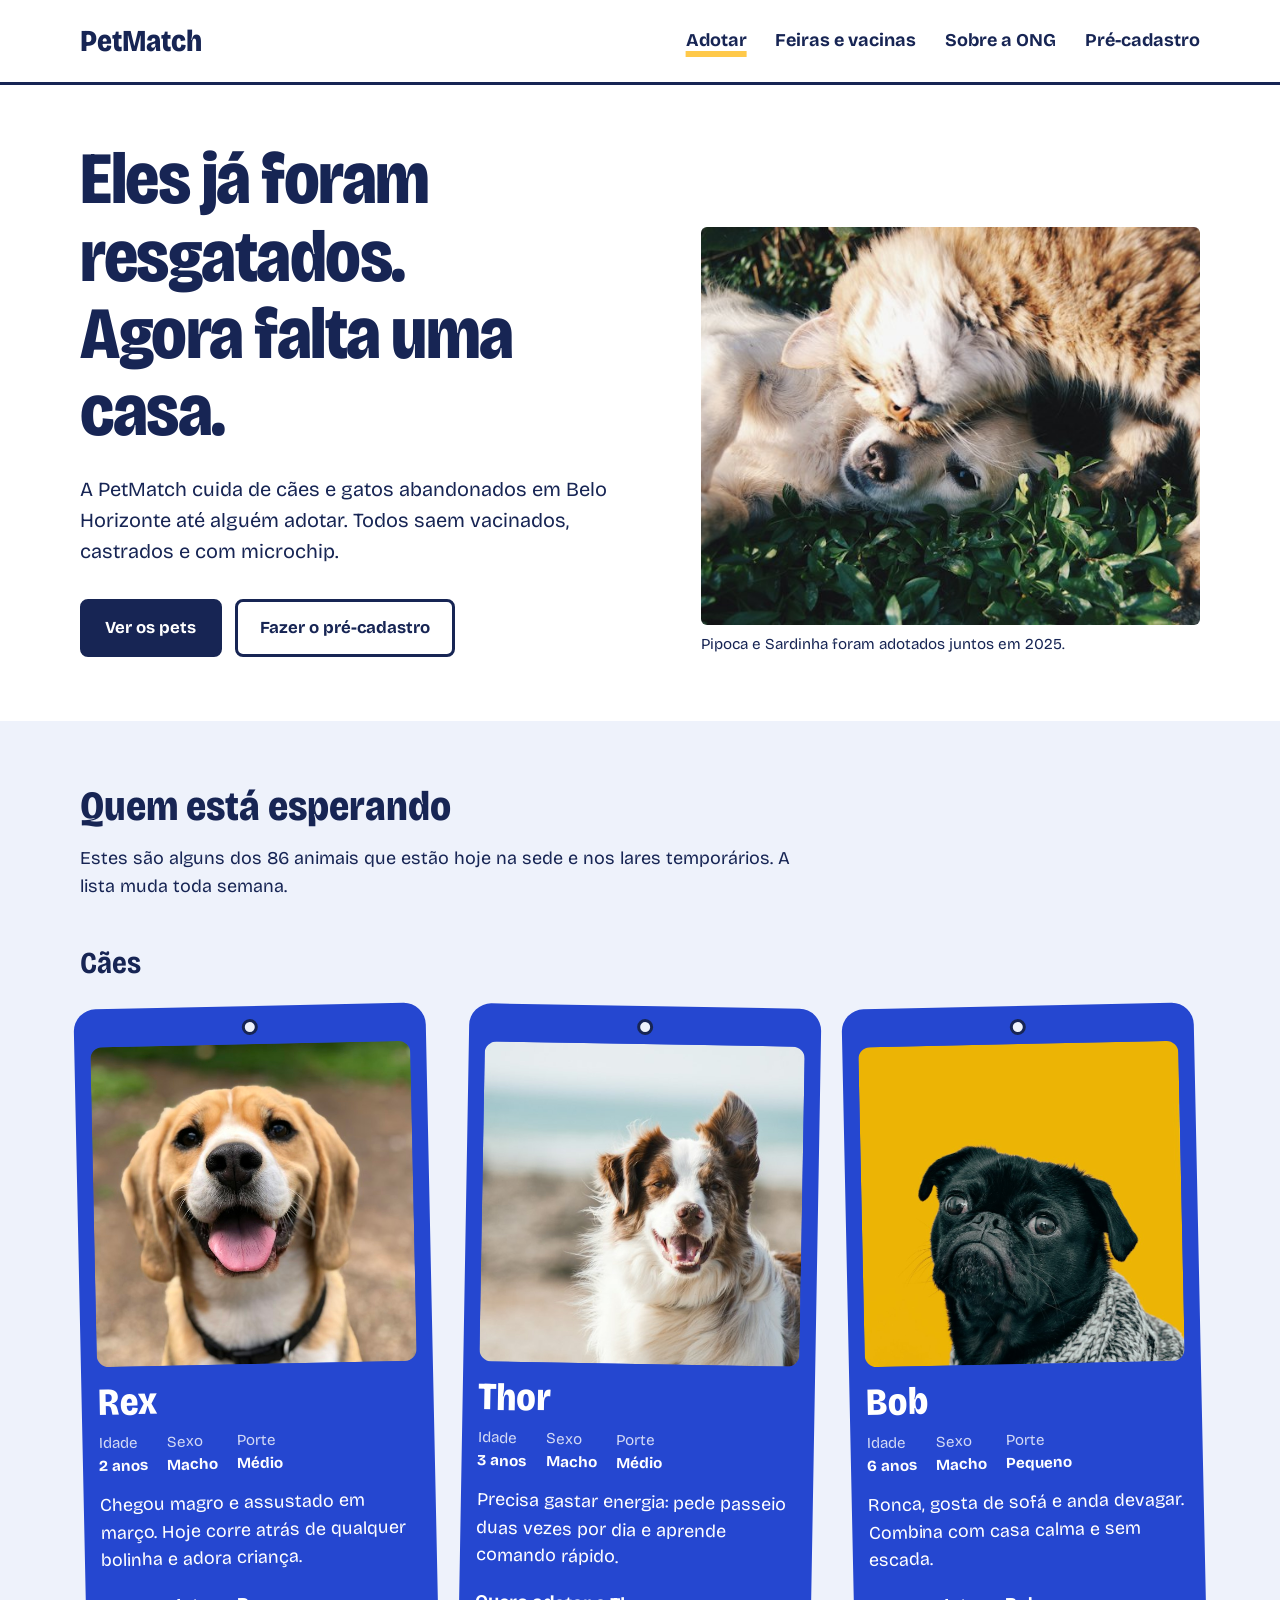
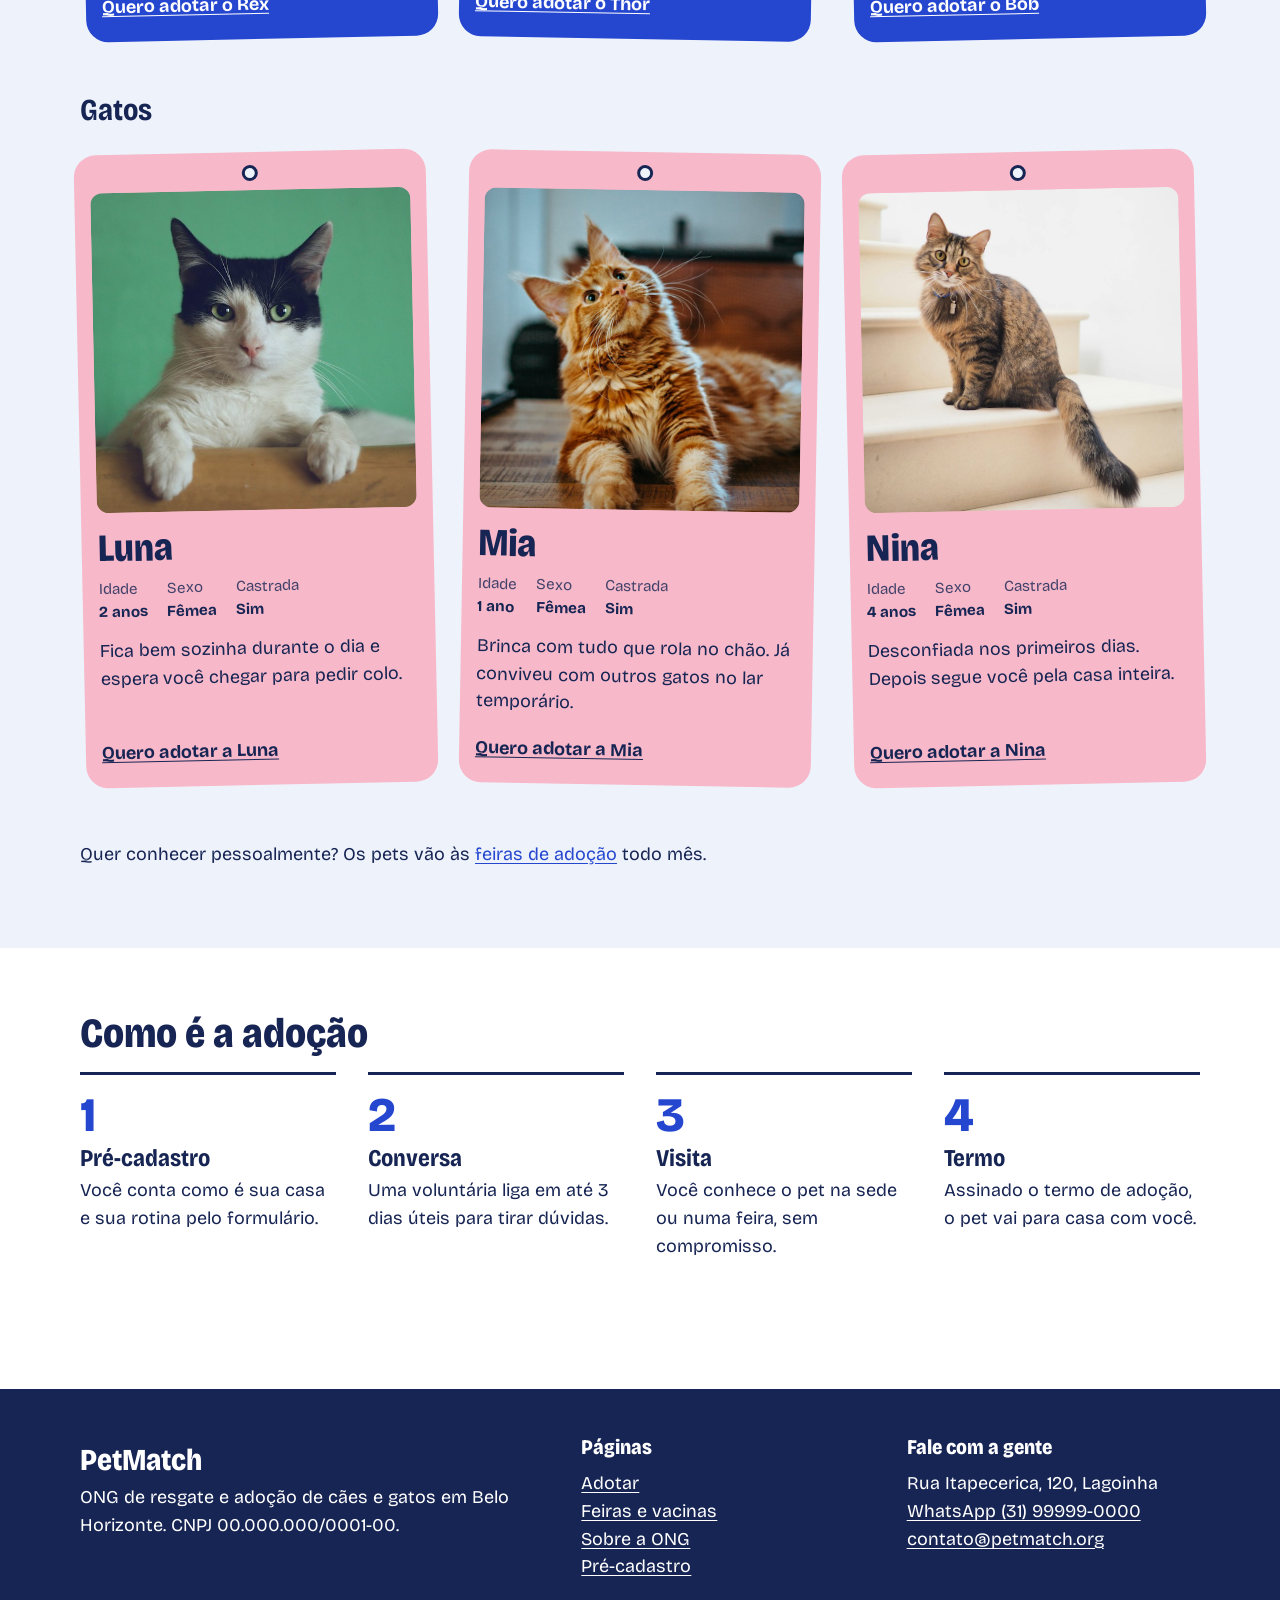
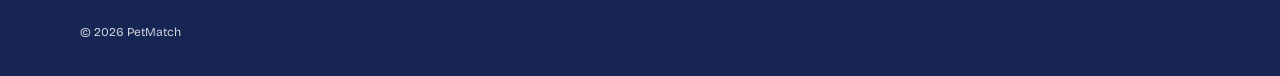
<file: index.html>
<!DOCTYPE html>
<html lang="pt-BR">
<head>
  <meta charset="UTF-8">
  <meta name="viewport" content="width=device-width, initial-scale=1.0">
  <meta name="description" content="Cães e gatos resgatados pela PetMatch, prontos para adoção em Belo Horizonte.">
  <title>PetMatch | Adoção de cães e gatos em BH</title>
  <link rel="preconnect" href="https://fonts.googleapis.com">
  <link rel="preconnect" href="https://fonts.gstatic.com" crossorigin>
  <link rel="stylesheet" href="https://fonts.googleapis.com/css2?family=Bricolage+Grotesque:opsz,wdth,wght@12..96,75..100,400..800&display=swap">
  <link rel="stylesheet" href="css/style.css">
</head>
<body>
  <header class="cabecalho">
    <div class="container">
      <a href="index.html" class="logo">PetMatch</a>

      <input type="checkbox" id="menu-check" class="menu-check">
      <label for="menu-check" class="menu-botao">Menu</label>

      <nav class="menu" aria-label="Principal">
        <ul>
          <li><a href="index.html" aria-current="page">Adotar</a></li>
          <li><a href="feiras.html">Feiras e vacinas</a></li>
          <li><a href="sobre.html">Sobre a ONG</a></li>
          <li><a href="cadastro.html">Pré-cadastro</a></li>
        </ul>
      </nav>
    </div>
  </header>

  <main>
    <section class="abertura" aria-labelledby="titulo-abertura">
      <div class="container">
        <div class="abertura-texto">
          <h1 id="titulo-abertura">Eles já foram resgatados. Agora falta uma casa.</h1>
          <p>A PetMatch cuida de cães e gatos abandonados em Belo Horizonte até alguém adotar. Todos saem vacinados, castrados e com microchip.</p>
          <div class="abertura-acoes">
            <a href="#pets" class="botao">Ver os pets</a>
            <a href="cadastro.html" class="botao botao-secundario">Fazer o pré-cadastro</a>
          </div>
        </div>

        <figure>
          <img src="img/banner.jpg" alt="Gato e cachorro deitados juntos na grama" width="800" height="471">
          <figcaption>Pipoca e Sardinha foram adotados juntos em 2025.</figcaption>
        </figure>
      </div>
    </section>

    <section class="pets" id="pets" aria-labelledby="titulo-pets">
      <div class="container">
        <div class="pets-intro">
          <h2 id="titulo-pets">Quem está esperando</h2>
          <p>Estes são alguns dos 86 animais que estão hoje na sede e nos lares temporários. A lista muda toda semana.</p>
        </div>

        <section class="grupo-pets" aria-labelledby="grupo-caes">
          <h3 id="grupo-caes">Cães</h3>
          <ul class="grade-pets">
            <li>
              <article class="plaquinha">
                <img src="img/rex.jpg" alt="Rex, cachorro caramelo de orelhas caídas, com a língua de fora" width="800" height="600" loading="lazy">
                <h4>Rex</h4>
                <dl>
                  <div><dt>Idade</dt><dd>2 anos</dd></div>
                  <div><dt>Sexo</dt><dd>Macho</dd></div>
                  <div><dt>Porte</dt><dd>Médio</dd></div>
                </dl>
                <p>Chegou magro e assustado em março. Hoje corre atrás de qualquer bolinha e adora criança.</p>
                <a href="cadastro.html">Quero adotar o Rex</a>
              </article>
            </li>
            <li>
              <article class="plaquinha">
                <img src="img/thor.jpg" alt="Thor, cachorro branco e marrom na praia" width="800" height="533" loading="lazy">
                <h4>Thor</h4>
                <dl>
                  <div><dt>Idade</dt><dd>3 anos</dd></div>
                  <div><dt>Sexo</dt><dd>Macho</dd></div>
                  <div><dt>Porte</dt><dd>Médio</dd></div>
                </dl>
                <p>Precisa gastar energia: pede passeio duas vezes por dia e aprende comando rápido.</p>
                <a href="cadastro.html">Quero adotar o Thor</a>
              </article>
            </li>
            <li>
              <article class="plaquinha">
                <img src="img/bob.jpg" alt="Bob, pug preto de blusa de lã" width="800" height="1067" loading="lazy">
                <h4>Bob</h4>
                <dl>
                  <div><dt>Idade</dt><dd>6 anos</dd></div>
                  <div><dt>Sexo</dt><dd>Macho</dd></div>
                  <div><dt>Porte</dt><dd>Pequeno</dd></div>
                </dl>
                <p>Ronca, gosta de sofá e anda devagar. Combina com casa calma e sem escada.</p>
                <a href="cadastro.html">Quero adotar o Bob</a>
              </article>
            </li>
          </ul>
        </section>

        <section class="grupo-pets" aria-labelledby="grupo-gatos">
          <h3 id="grupo-gatos">Gatos</h3>
          <ul class="grade-pets">
            <li>
              <article class="plaquinha plaquinha-gato">
                <img src="img/luna.jpg" alt="Luna, gata preta e branca apoiada numa mesa" width="800" height="550" loading="lazy">
                <h4>Luna</h4>
                <dl>
                  <div><dt>Idade</dt><dd>2 anos</dd></div>
                  <div><dt>Sexo</dt><dd>Fêmea</dd></div>
                  <div><dt>Castrada</dt><dd>Sim</dd></div>
                </dl>
                <p>Fica bem sozinha durante o dia e espera você chegar para pedir colo.</p>
                <a href="cadastro.html">Quero adotar a Luna</a>
              </article>
            </li>
            <li>
              <article class="plaquinha plaquinha-gato">
                <img src="img/mia.jpg" alt="Mia, gata laranja de pelo longo" width="800" height="1120" loading="lazy">
                <h4>Mia</h4>
                <dl>
                  <div><dt>Idade</dt><dd>1 ano</dd></div>
                  <div><dt>Sexo</dt><dd>Fêmea</dd></div>
                  <div><dt>Castrada</dt><dd>Sim</dd></div>
                </dl>
                <p>Brinca com tudo que rola no chão. Já conviveu com outros gatos no lar temporário.</p>
                <a href="cadastro.html">Quero adotar a Mia</a>
              </article>
            </li>
            <li>
              <article class="plaquinha plaquinha-gato">
                <img src="img/nina.jpg" alt="Nina, gata rajada sentada na escada" width="800" height="1067" loading="lazy">
                <h4>Nina</h4>
                <dl>
                  <div><dt>Idade</dt><dd>4 anos</dd></div>
                  <div><dt>Sexo</dt><dd>Fêmea</dd></div>
                  <div><dt>Castrada</dt><dd>Sim</dd></div>
                </dl>
                <p>Desconfiada nos primeiros dias. Depois segue você pela casa inteira.</p>
                <a href="cadastro.html">Quero adotar a Nina</a>
              </article>
            </li>
          </ul>
        </section>

        <p class="pets-rodape">Quer conhecer pessoalmente? Os pets vão às <a href="feiras.html">feiras de adoção</a> todo mês.</p>
      </div>
    </section>

    <section class="secao" aria-labelledby="titulo-passos">
      <div class="container">
        <h2 id="titulo-passos">Como é a adoção</h2>
        <ol class="passos">
          <li>
            <h3>Pré-cadastro</h3>
            <p>Você conta como é sua casa e sua rotina pelo formulário.</p>
          </li>
          <li>
            <h3>Conversa</h3>
            <p>Uma voluntária liga em até 3 dias úteis para tirar dúvidas.</p>
          </li>
          <li>
            <h3>Visita</h3>
            <p>Você conhece o pet na sede ou numa feira, sem compromisso.</p>
          </li>
          <li>
            <h3>Termo</h3>
            <p>Assinado o termo de adoção, o pet vai para casa com você.</p>
          </li>
        </ol>
      </div>
    </section>
  </main>

  <footer class="rodape">
    <div class="container">
      <div class="rodape-grade">
        <div class="rodape-marca">
          <a href="index.html" class="logo">PetMatch</a>
          <p>ONG de resgate e adoção de cães e gatos em Belo Horizonte. CNPJ 00.000.000/0001-00.</p>
        </div>

        <nav aria-labelledby="rodape-navegacao">
          <h2 id="rodape-navegacao">Páginas</h2>
          <ul>
            <li><a href="index.html">Adotar</a></li>
            <li><a href="feiras.html">Feiras e vacinas</a></li>
            <li><a href="sobre.html">Sobre a ONG</a></li>
            <li><a href="cadastro.html">Pré-cadastro</a></li>
          </ul>
        </nav>

        <div>
          <h2>Fale com a gente</h2>
          <address>
            <p>Rua Itapecerica, 120, Lagoinha</p>
            <p><a href="https://wa.me/5531999990000">WhatsApp (31) 99999-0000</a></p>
            <p><a href="mailto:contato@petmatch.org">contato@petmatch.org</a></p>
          </address>
        </div>
      </div>

      <p class="rodape-copy"><small>&copy; 2026 PetMatch</small></p>
    </div>
  </footer>
</body>
</html>
</file>
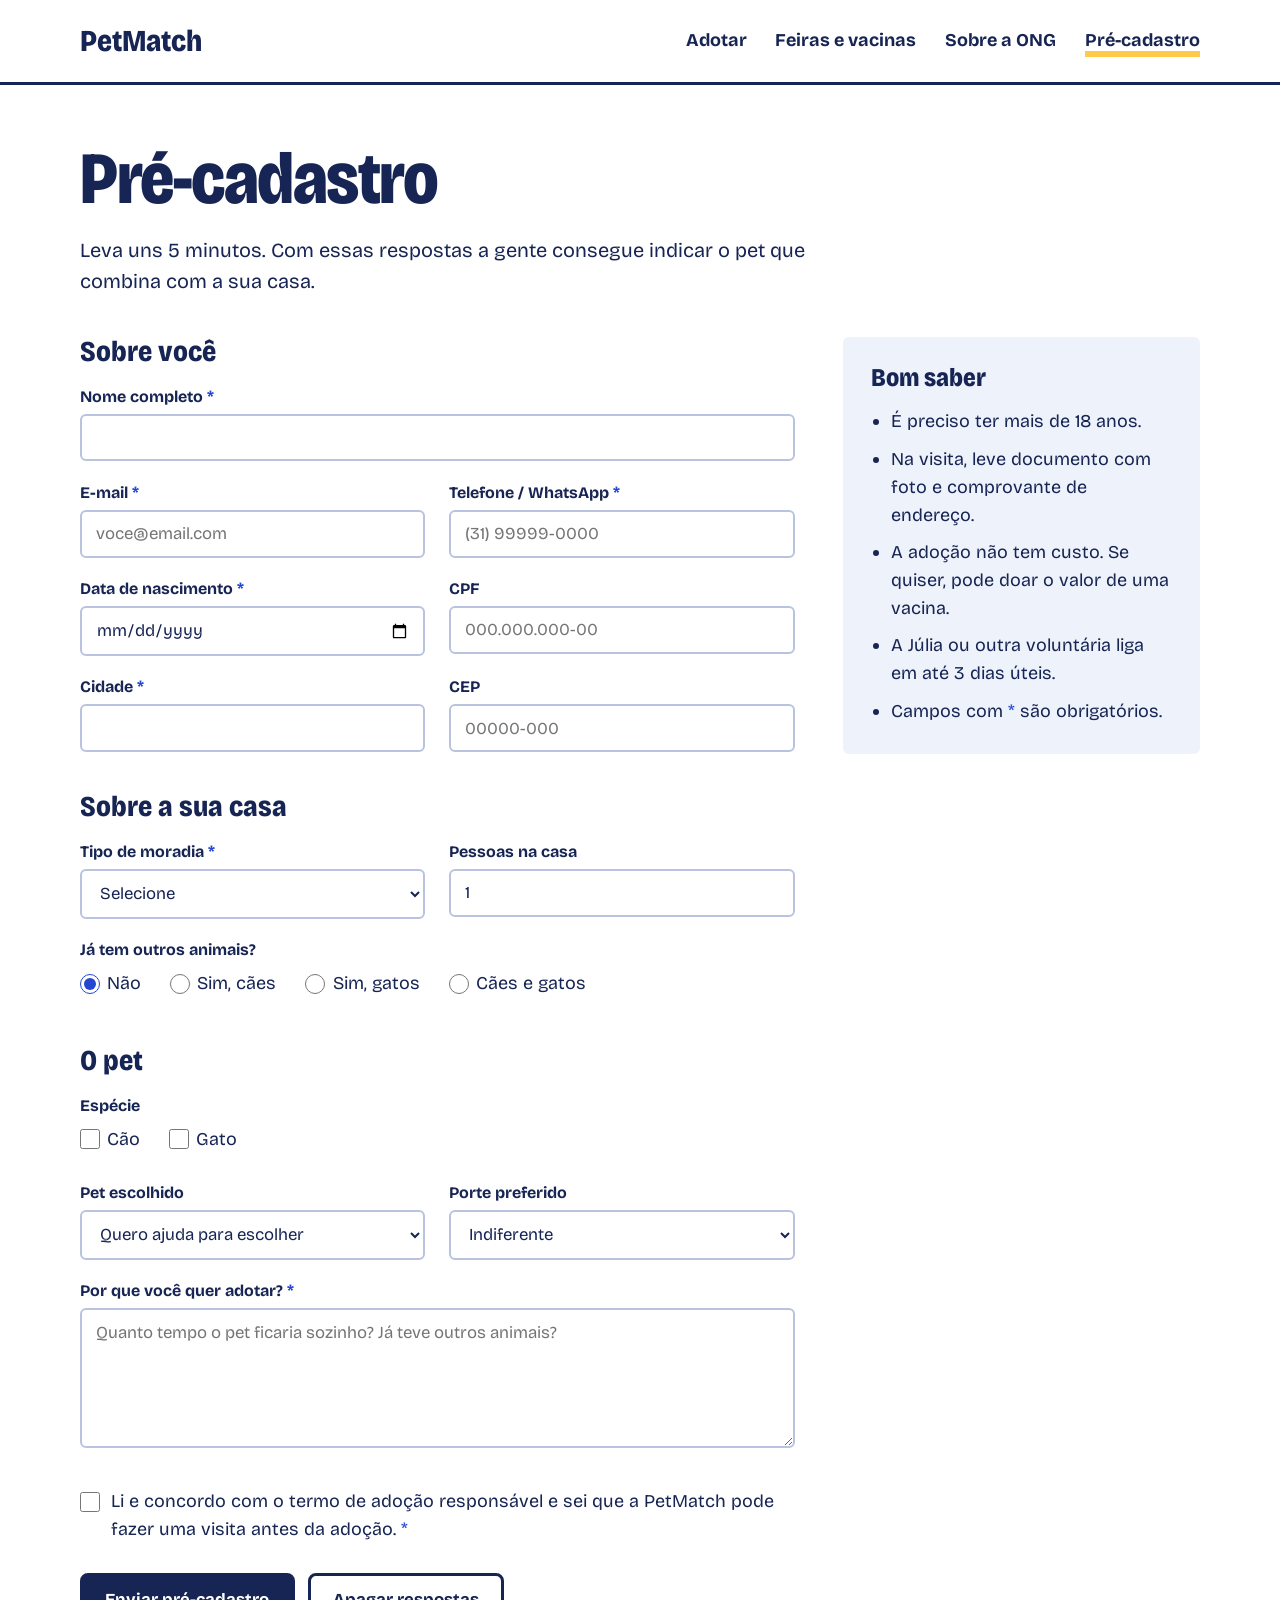
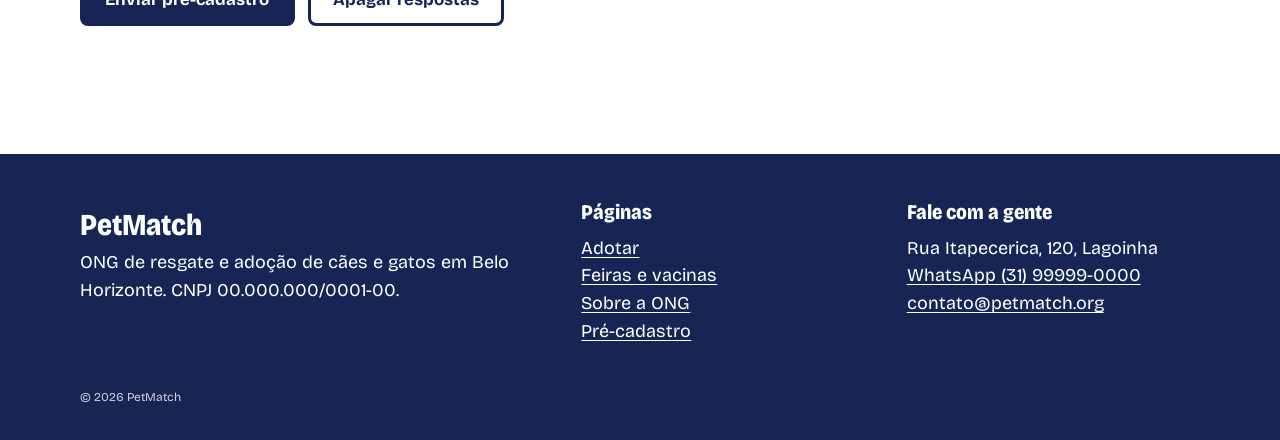
<file: cadastro.html>
<!DOCTYPE html>
<html lang="pt-BR">
<head>
  <meta charset="UTF-8">
  <meta name="viewport" content="width=device-width, initial-scale=1.0">
  <meta name="description" content="Pré-cadastro para quem quer adotar um cão ou gato da PetMatch.">
  <title>Pré-cadastro | PetMatch</title>
  <link rel="preconnect" href="https://fonts.googleapis.com">
  <link rel="preconnect" href="https://fonts.gstatic.com" crossorigin>
  <link rel="stylesheet" href="https://fonts.googleapis.com/css2?family=Bricolage+Grotesque:opsz,wdth,wght@12..96,75..100,400..800&display=swap">
  <link rel="stylesheet" href="css/style.css">
</head>
<body>
  <header class="cabecalho">
    <div class="container">
      <a href="index.html" class="logo">PetMatch</a>

      <input type="checkbox" id="menu-check" class="menu-check">
      <label for="menu-check" class="menu-botao">Menu</label>

      <nav class="menu" aria-label="Principal">
        <ul>
          <li><a href="index.html">Adotar</a></li>
          <li><a href="feiras.html">Feiras e vacinas</a></li>
          <li><a href="sobre.html">Sobre a ONG</a></li>
          <li><a href="cadastro.html" aria-current="page">Pré-cadastro</a></li>
        </ul>
      </nav>
    </div>
  </header>

  <main>
    <header class="topo-pagina">
      <div class="container">
        <h1>Pré-cadastro</h1>
        <p>Leva uns 5 minutos. Com essas respostas a gente consegue indicar o pet que combina com a sua casa.</p>
      </div>
    </header>

    <div class="secao sem-topo">
      <div class="container formulario-layout">
        <form class="formulario" action="#" method="get" aria-label="Pré-cadastro de adotante">
          <fieldset>
            <legend>Sobre você</legend>
            <div class="campos">
              <div class="campo campo-inteiro">
                <label for="nome">Nome completo <span class="obrigatorio" aria-hidden="true">*</span></label>
                <input type="text" id="nome" name="nome" autocomplete="name" required>
              </div>
              <div class="campo">
                <label for="email">E-mail <span class="obrigatorio" aria-hidden="true">*</span></label>
                <input type="email" id="email" name="email" autocomplete="email" placeholder="voce@email.com" required>
              </div>
              <div class="campo">
                <label for="telefone">Telefone / WhatsApp <span class="obrigatorio" aria-hidden="true">*</span></label>
                <input type="tel" id="telefone" name="telefone" autocomplete="tel" placeholder="(31) 99999-0000" required>
              </div>
              <div class="campo">
                <label for="nascimento">Data de nascimento <span class="obrigatorio" aria-hidden="true">*</span></label>
                <input type="date" id="nascimento" name="nascimento" autocomplete="bday" max="2008-10-14" required>
              </div>
              <div class="campo">
                <label for="cpf">CPF</label>
                <input type="text" id="cpf" name="cpf" inputmode="numeric" placeholder="000.000.000-00" pattern="\d{3}\.?\d{3}\.?\d{3}-?\d{2}" maxlength="14">
              </div>
              <div class="campo">
                <label for="cidade">Cidade <span class="obrigatorio" aria-hidden="true">*</span></label>
                <input type="text" id="cidade" name="cidade" autocomplete="address-level2" required>
              </div>
              <div class="campo">
                <label for="cep">CEP</label>
                <input type="text" id="cep" name="cep" autocomplete="postal-code" inputmode="numeric" placeholder="00000-000" pattern="\d{5}-?\d{3}" maxlength="9">
              </div>
            </div>
          </fieldset>

          <fieldset>
            <legend>Sobre a sua casa</legend>
            <div class="campos">
              <div class="campo">
                <label for="moradia">Tipo de moradia <span class="obrigatorio" aria-hidden="true">*</span></label>
                <select id="moradia" name="moradia" required>
                  <option value="">Selecione</option>
                  <option value="casa-quintal">Casa com quintal</option>
                  <option value="casa">Casa sem quintal</option>
                  <option value="apartamento">Apartamento</option>
                  <option value="sitio">Sítio ou chácara</option>
                </select>
              </div>
              <div class="campo">
                <label for="pessoas">Pessoas na casa</label>
                <input type="number" id="pessoas" name="pessoas" min="1" max="20" value="1">
              </div>
              <fieldset class="campo-inteiro opcoes">
                <legend>Já tem outros animais?</legend>
                <label><input type="radio" name="outros-animais" value="nao" checked> Não</label>
                <label><input type="radio" name="outros-animais" value="caes"> Sim, cães</label>
                <label><input type="radio" name="outros-animais" value="gatos"> Sim, gatos</label>
                <label><input type="radio" name="outros-animais" value="ambos"> Cães e gatos</label>
              </fieldset>
            </div>
          </fieldset>

          <fieldset>
            <legend>O pet</legend>
            <div class="campos">
              <fieldset class="campo-inteiro opcoes">
                <legend>Espécie</legend>
                <label><input type="checkbox" name="especie" value="cao"> Cão</label>
                <label><input type="checkbox" name="especie" value="gato"> Gato</label>
              </fieldset>
              <div class="campo">
                <label for="pet">Pet escolhido</label>
                <select id="pet" name="pet">
                  <option value="">Quero ajuda para escolher</option>
                  <optgroup label="Cães">
                    <option value="rex">Rex</option>
                    <option value="thor">Thor</option>
                    <option value="bob">Bob</option>
                  </optgroup>
                  <optgroup label="Gatos">
                    <option value="luna">Luna</option>
                    <option value="mia">Mia</option>
                    <option value="nina">Nina</option>
                  </optgroup>
                </select>
              </div>
              <div class="campo">
                <label for="porte">Porte preferido</label>
                <select id="porte" name="porte">
                  <option value="indiferente">Indiferente</option>
                  <option value="pequeno">Pequeno</option>
                  <option value="medio">Médio</option>
                  <option value="grande">Grande</option>
                </select>
              </div>
              <div class="campo campo-inteiro">
                <label for="motivo">Por que você quer adotar? <span class="obrigatorio" aria-hidden="true">*</span></label>
                <textarea id="motivo" name="motivo" rows="5" placeholder="Quanto tempo o pet ficaria sozinho? Já teve outros animais?" required></textarea>
              </div>
            </div>
          </fieldset>

          <label class="termos">
            <input type="checkbox" name="termos" required>
            <span>Li e concordo com o termo de adoção responsável e sei que a PetMatch pode fazer uma visita antes da adoção. <span class="obrigatorio" aria-hidden="true">*</span></span>
          </label>

          <div class="formulario-acoes">
            <button type="submit" class="botao">Enviar pré-cadastro</button>
            <button type="reset" class="botao botao-secundario">Apagar respostas</button>
          </div>
        </form>

        <aside class="aviso" aria-labelledby="titulo-aviso">
          <h2 id="titulo-aviso">Bom saber</h2>
          <ul>
            <li>É preciso ter mais de 18 anos.</li>
            <li>Na visita, leve documento com foto e comprovante de endereço.</li>
            <li>A adoção não tem custo. Se quiser, pode doar o valor de uma vacina.</li>
            <li>A Júlia ou outra voluntária liga em até 3 dias úteis.</li>
            <li>Campos com <span class="obrigatorio">*</span> são obrigatórios.</li>
          </ul>
        </aside>
      </div>
    </div>
  </main>

  <footer class="rodape">
    <div class="container">
      <div class="rodape-grade">
        <div class="rodape-marca">
          <a href="index.html" class="logo">PetMatch</a>
          <p>ONG de resgate e adoção de cães e gatos em Belo Horizonte. CNPJ 00.000.000/0001-00.</p>
        </div>

        <nav aria-labelledby="rodape-navegacao">
          <h2 id="rodape-navegacao">Páginas</h2>
          <ul>
            <li><a href="index.html">Adotar</a></li>
            <li><a href="feiras.html">Feiras e vacinas</a></li>
            <li><a href="sobre.html">Sobre a ONG</a></li>
            <li><a href="cadastro.html">Pré-cadastro</a></li>
          </ul>
        </nav>

        <div>
          <h2>Fale com a gente</h2>
          <address>
            <p>Rua Itapecerica, 120, Lagoinha</p>
            <p><a href="https://wa.me/5531999990000">WhatsApp (31) 99999-0000</a></p>
            <p><a href="mailto:contato@petmatch.org">contato@petmatch.org</a></p>
          </address>
        </div>
      </div>

      <p class="rodape-copy"><small>&copy; 2026 PetMatch</small></p>
    </div>
  </footer>
</body>
</html>
</file>
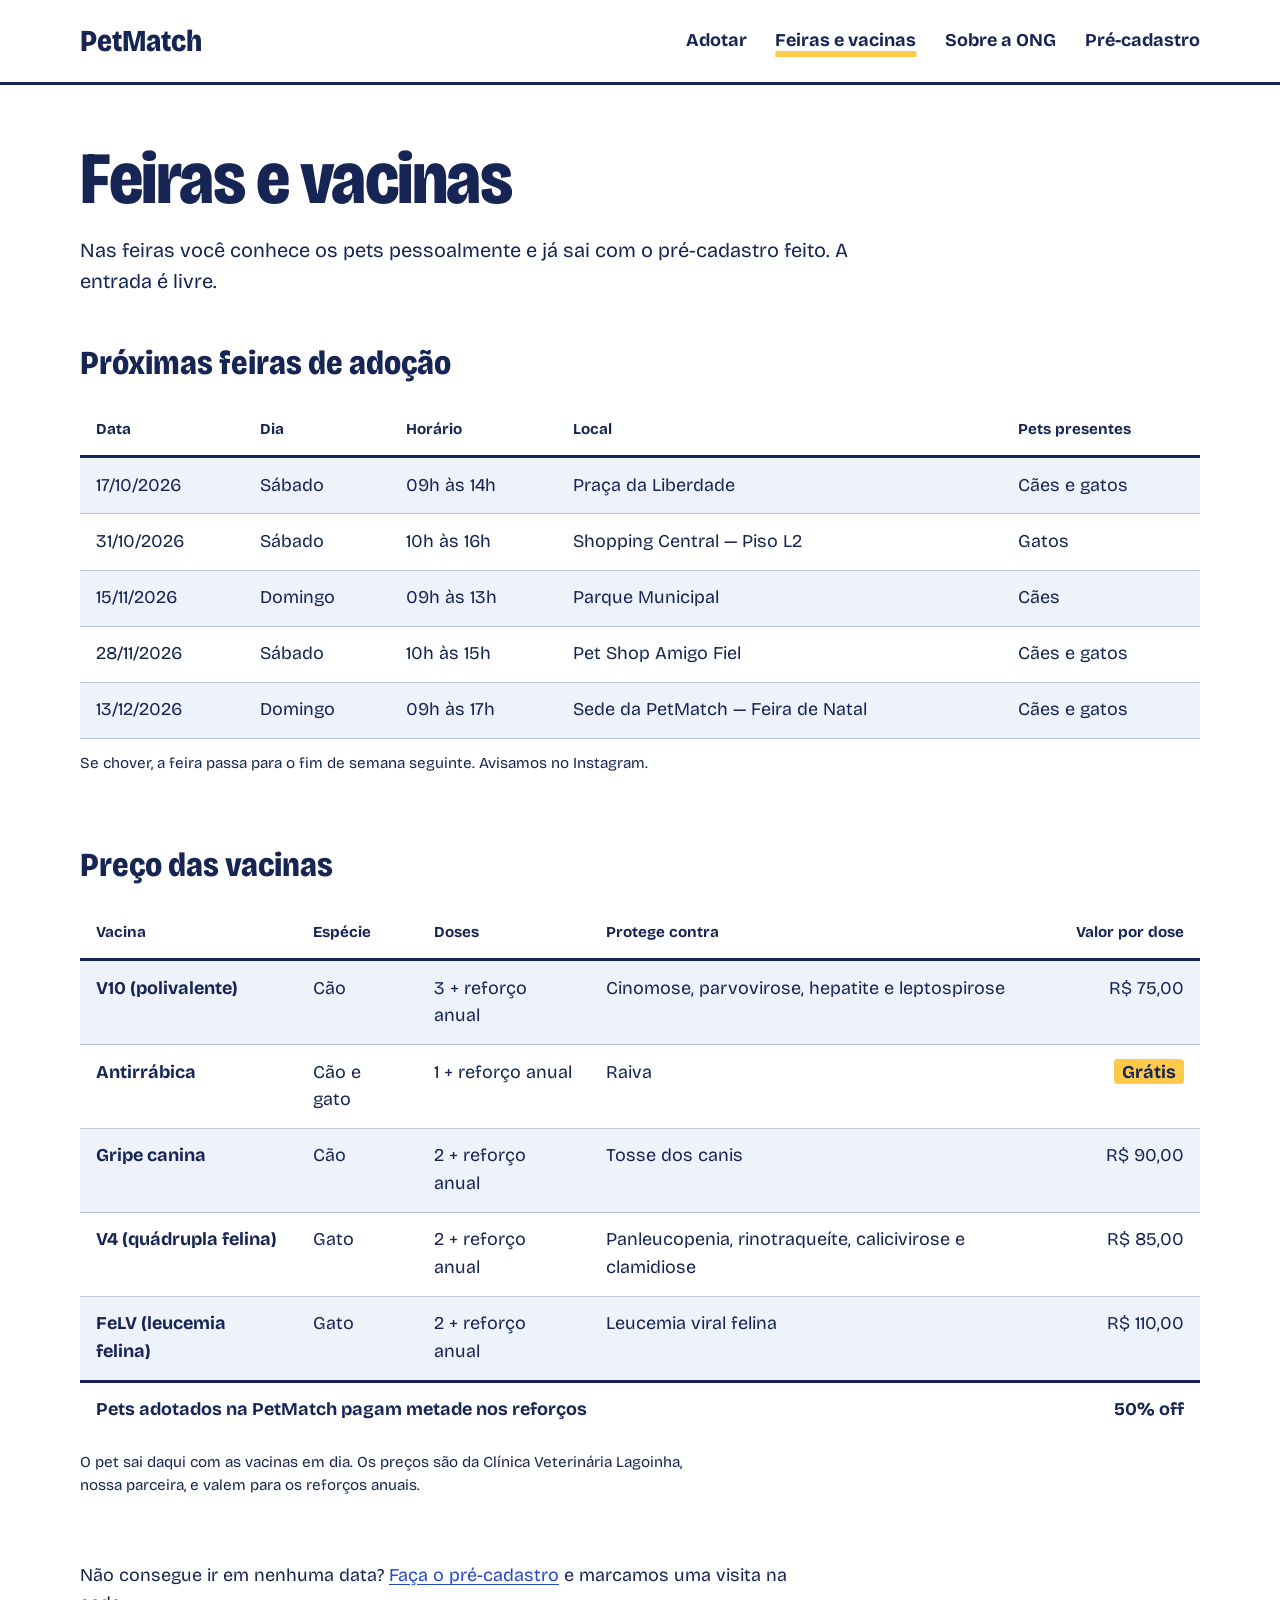
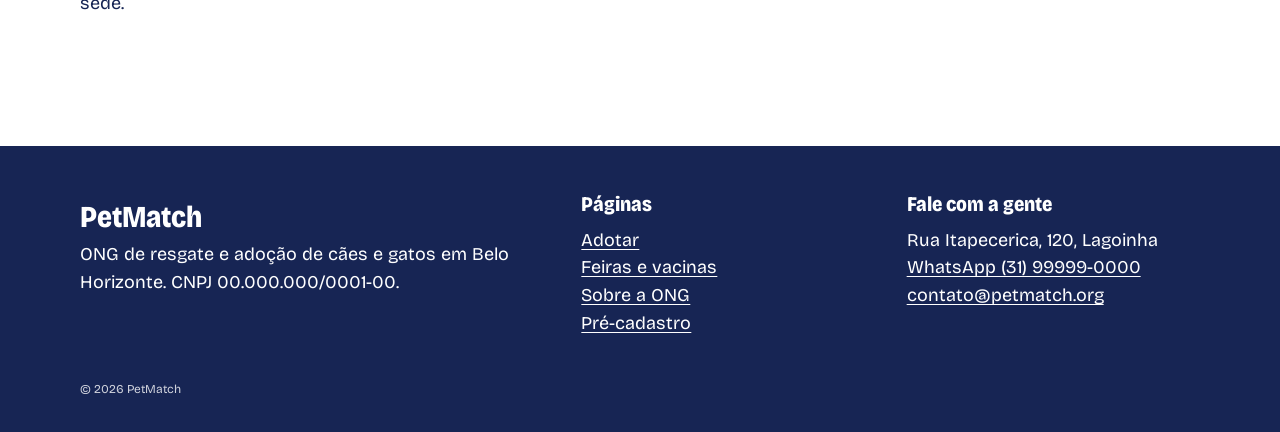
<file: feiras.html>
<!DOCTYPE html>
<html lang="pt-BR">
<head>
  <meta charset="UTF-8">
  <meta name="viewport" content="width=device-width, initial-scale=1.0">
  <meta name="description" content="Datas das feiras de adoção da PetMatch e preços das vacinas.">
  <title>Feiras e vacinas | PetMatch</title>
  <link rel="preconnect" href="https://fonts.googleapis.com">
  <link rel="preconnect" href="https://fonts.gstatic.com" crossorigin>
  <link rel="stylesheet" href="https://fonts.googleapis.com/css2?family=Bricolage+Grotesque:opsz,wdth,wght@12..96,75..100,400..800&display=swap">
  <link rel="stylesheet" href="css/style.css">
</head>
<body>
  <header class="cabecalho">
    <div class="container">
      <a href="index.html" class="logo">PetMatch</a>

      <input type="checkbox" id="menu-check" class="menu-check">
      <label for="menu-check" class="menu-botao">Menu</label>

      <nav class="menu" aria-label="Principal">
        <ul>
          <li><a href="index.html">Adotar</a></li>
          <li><a href="feiras.html" aria-current="page">Feiras e vacinas</a></li>
          <li><a href="sobre.html">Sobre a ONG</a></li>
          <li><a href="cadastro.html">Pré-cadastro</a></li>
        </ul>
      </nav>
    </div>
  </header>

  <main>
    <header class="topo-pagina">
      <div class="container">
        <h1>Feiras e vacinas</h1>
        <p>Nas feiras você conhece os pets pessoalmente e já sai com o pré-cadastro feito. A entrada é livre.</p>
      </div>
    </header>

    <div class="secao sem-topo">
      <div class="container">
        <div>
          <div class="tabela-container">
            <table class="tabela">
              <caption>Próximas feiras de adoção</caption>
              <thead>
                <tr>
                  <th scope="col">Data</th>
                  <th scope="col">Dia</th>
                  <th scope="col">Horário</th>
                  <th scope="col">Local</th>
                  <th scope="col">Pets presentes</th>
                </tr>
              </thead>
              <tbody>
                <tr>
                  <td><time datetime="2026-10-17">17/10/2026</time></td>
                  <td>Sábado</td>
                  <td><time datetime="09:00">09h</time> às <time datetime="14:00">14h</time></td>
                  <td>Praça da Liberdade</td>
                  <td>Cães e gatos</td>
                </tr>
                <tr>
                  <td><time datetime="2026-10-31">31/10/2026</time></td>
                  <td>Sábado</td>
                  <td><time datetime="10:00">10h</time> às <time datetime="16:00">16h</time></td>
                  <td>Shopping Central — Piso L2</td>
                  <td>Gatos</td>
                </tr>
                <tr>
                  <td><time datetime="2026-11-15">15/11/2026</time></td>
                  <td>Domingo</td>
                  <td><time datetime="09:00">09h</time> às <time datetime="13:00">13h</time></td>
                  <td>Parque Municipal</td>
                  <td>Cães</td>
                </tr>
                <tr>
                  <td><time datetime="2026-11-28">28/11/2026</time></td>
                  <td>Sábado</td>
                  <td><time datetime="10:00">10h</time> às <time datetime="15:00">15h</time></td>
                  <td>Pet Shop Amigo Fiel</td>
                  <td>Cães e gatos</td>
                </tr>
                <tr>
                  <td><time datetime="2026-12-13">13/12/2026</time></td>
                  <td>Domingo</td>
                  <td><time datetime="09:00">09h</time> às <time datetime="17:00">17h</time></td>
                  <td>Sede da PetMatch — Feira de Natal</td>
                  <td>Cães e gatos</td>
                </tr>
              </tbody>
            </table>
          </div>
          <p class="nota">Se chover, a feira passa para o fim de semana seguinte. Avisamos no Instagram.</p>
        </div>

        <div>
          <div class="tabela-container">
            <table class="tabela">
              <caption>Preço das vacinas</caption>
              <thead>
                <tr>
                  <th scope="col">Vacina</th>
                  <th scope="col">Espécie</th>
                  <th scope="col">Doses</th>
                  <th scope="col">Protege contra</th>
                  <th scope="col" class="coluna-preco">Valor por dose</th>
                </tr>
              </thead>
              <tbody>
                <tr>
                  <th scope="row">V10 (polivalente)</th>
                  <td>Cão</td>
                  <td>3 + reforço anual</td>
                  <td>Cinomose, parvovirose, hepatite e leptospirose</td>
                  <td class="coluna-preco"><data value="75.00">R$ 75,00</data></td>
                </tr>
                <tr>
                  <th scope="row">Antirrábica</th>
                  <td>Cão e gato</td>
                  <td>1 + reforço anual</td>
                  <td>Raiva</td>
                  <td class="coluna-preco"><data value="0" class="gratis">Grátis</data></td>
                </tr>
                <tr>
                  <th scope="row">Gripe canina</th>
                  <td>Cão</td>
                  <td>2 + reforço anual</td>
                  <td>Tosse dos canis</td>
                  <td class="coluna-preco"><data value="90.00">R$ 90,00</data></td>
                </tr>
                <tr>
                  <th scope="row">V4 (quádrupla felina)</th>
                  <td>Gato</td>
                  <td>2 + reforço anual</td>
                  <td>Panleucopenia, rinotraqueíte, calicivirose e clamidiose</td>
                  <td class="coluna-preco"><data value="85.00">R$ 85,00</data></td>
                </tr>
                <tr>
                  <th scope="row">FeLV (leucemia felina)</th>
                  <td>Gato</td>
                  <td>2 + reforço anual</td>
                  <td>Leucemia viral felina</td>
                  <td class="coluna-preco"><data value="110.00">R$ 110,00</data></td>
                </tr>
              </tbody>
              <tfoot>
                <tr>
                  <td colspan="4">Pets adotados na PetMatch pagam metade nos reforços</td>
                  <td class="coluna-preco">50% off</td>
                </tr>
              </tfoot>
            </table>
          </div>
          <p class="nota">O pet sai daqui com as vacinas em dia. Os preços são da Clínica Veterinária Lagoinha, nossa parceira, e valem para os reforços anuais.</p>
        </div>

        <p>Não consegue ir em nenhuma data? <a href="cadastro.html">Faça o pré-cadastro</a> e marcamos uma visita na sede.</p>
      </div>
    </div>
  </main>

  <footer class="rodape">
    <div class="container">
      <div class="rodape-grade">
        <div class="rodape-marca">
          <a href="index.html" class="logo">PetMatch</a>
          <p>ONG de resgate e adoção de cães e gatos em Belo Horizonte. CNPJ 00.000.000/0001-00.</p>
        </div>

        <nav aria-labelledby="rodape-navegacao">
          <h2 id="rodape-navegacao">Páginas</h2>
          <ul>
            <li><a href="index.html">Adotar</a></li>
            <li><a href="feiras.html">Feiras e vacinas</a></li>
            <li><a href="sobre.html">Sobre a ONG</a></li>
            <li><a href="cadastro.html">Pré-cadastro</a></li>
          </ul>
        </nav>

        <div>
          <h2>Fale com a gente</h2>
          <address>
            <p>Rua Itapecerica, 120, Lagoinha</p>
            <p><a href="https://wa.me/5531999990000">WhatsApp (31) 99999-0000</a></p>
            <p><a href="mailto:contato@petmatch.org">contato@petmatch.org</a></p>
          </address>
        </div>
      </div>

      <p class="rodape-copy"><small>&copy; 2026 PetMatch</small></p>
    </div>
  </footer>
</body>
</html>
</file>
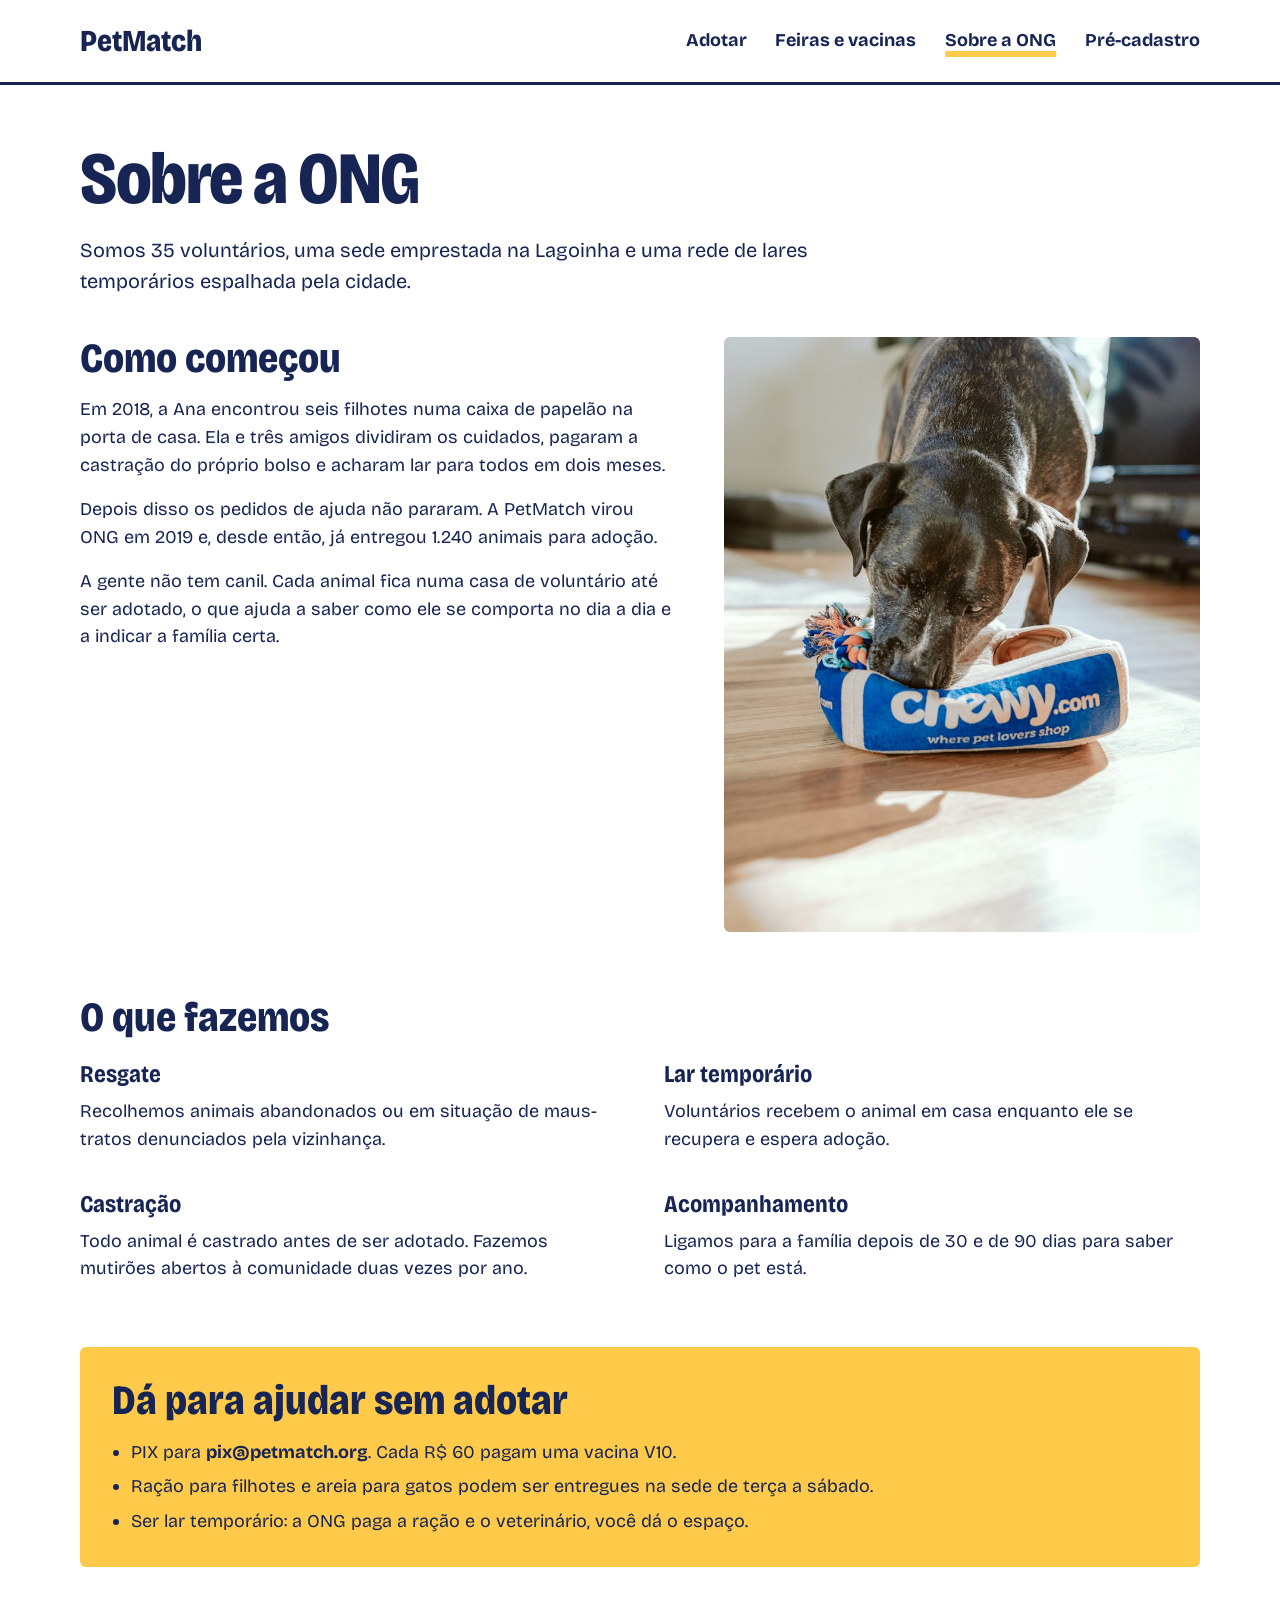
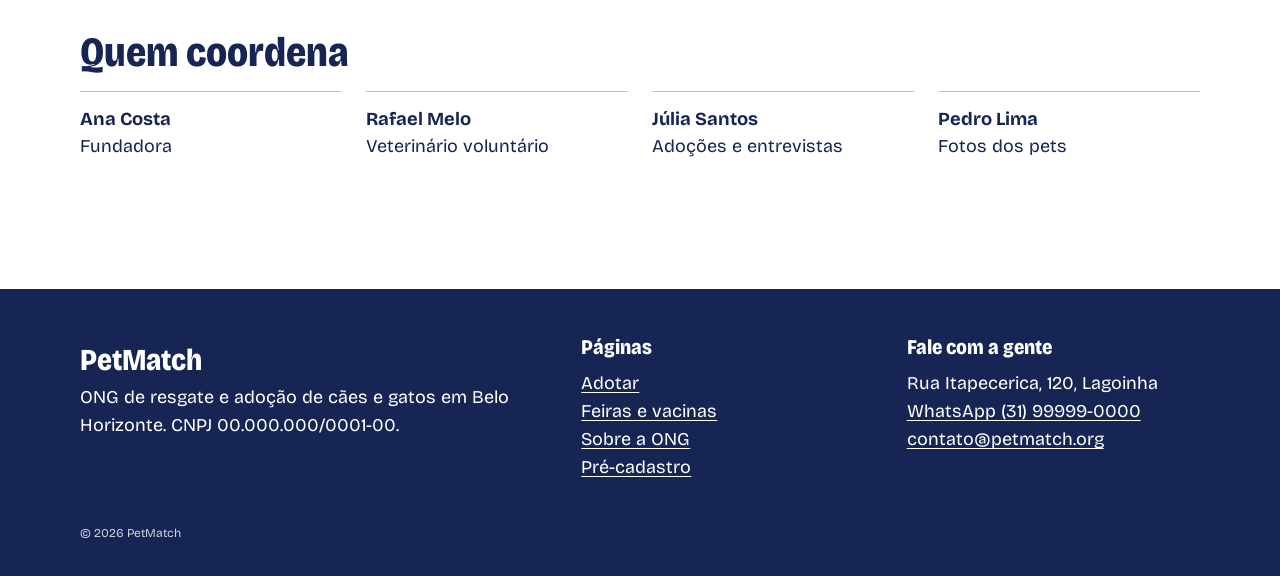
<file: sobre.html>
<!DOCTYPE html>
<html lang="pt-BR">
<head>
  <meta charset="UTF-8">
  <meta name="viewport" content="width=device-width, initial-scale=1.0">
  <meta name="description" content="Quem somos, o que fazemos e como ajudar a PetMatch.">
  <title>Sobre a ONG | PetMatch</title>
  <link rel="preconnect" href="https://fonts.googleapis.com">
  <link rel="preconnect" href="https://fonts.gstatic.com" crossorigin>
  <link rel="stylesheet" href="https://fonts.googleapis.com/css2?family=Bricolage+Grotesque:opsz,wdth,wght@12..96,75..100,400..800&display=swap">
  <link rel="stylesheet" href="css/style.css">
</head>
<body>
  <header class="cabecalho">
    <div class="container">
      <a href="index.html" class="logo">PetMatch</a>

      <input type="checkbox" id="menu-check" class="menu-check">
      <label for="menu-check" class="menu-botao">Menu</label>

      <nav class="menu" aria-label="Principal">
        <ul>
          <li><a href="index.html">Adotar</a></li>
          <li><a href="feiras.html">Feiras e vacinas</a></li>
          <li><a href="sobre.html" aria-current="page">Sobre a ONG</a></li>
          <li><a href="cadastro.html">Pré-cadastro</a></li>
        </ul>
      </nav>
    </div>
  </header>

  <main>
    <header class="topo-pagina">
      <div class="container">
        <h1>Sobre a ONG</h1>
        <p>Somos 35 voluntários, uma sede emprestada na Lagoinha e uma rede de lares temporários espalhada pela cidade.</p>
      </div>
    </header>

    <section class="secao sem-topo" aria-labelledby="titulo-historia">
      <div class="container historia">
        <div>
          <h2 id="titulo-historia">Como começou</h2>
          <p>Em 2018, a Ana encontrou seis filhotes numa caixa de papelão na porta de casa. Ela e três amigos dividiram os cuidados, pagaram a castração do próprio bolso e acharam lar para todos em dois meses.</p>
          <p>Depois disso os pedidos de ajuda não pararam. A PetMatch virou ONG em 2019 e, desde então, já entregou 1.240 animais para adoção.</p>
          <p>A gente não tem canil. Cada animal fica numa casa de voluntário até ser adotado, o que ajuda a saber como ele se comporta no dia a dia e a indicar a família certa.</p>
        </div>
        <img src="img/sobre.jpg" alt="Cachorro cinza brincando com uma caixa de papelão" width="800" height="1199">
      </div>
    </section>

    <section class="secao sem-topo" aria-labelledby="titulo-frentes">
      <div class="container">
        <h2 id="titulo-frentes">O que fazemos</h2>
        <dl class="frentes">
          <div>
            <dt>Resgate</dt>
            <dd>Recolhemos animais abandonados ou em situação de maus-tratos denunciados pela vizinhança.</dd>
          </div>
          <div>
            <dt>Lar temporário</dt>
            <dd>Voluntários recebem o animal em casa enquanto ele se recupera e espera adoção.</dd>
          </div>
          <div>
            <dt>Castração</dt>
            <dd>Todo animal é castrado antes de ser adotado. Fazemos mutirões abertos à comunidade duas vezes por ano.</dd>
          </div>
          <div>
            <dt>Acompanhamento</dt>
            <dd>Ligamos para a família depois de 30 e de 90 dias para saber como o pet está.</dd>
          </div>
        </dl>
      </div>
    </section>

    <section class="secao sem-topo" aria-labelledby="titulo-ajuda">
      <div class="container">
        <div class="ajuda">
          <h2 id="titulo-ajuda">Dá para ajudar sem adotar</h2>
          <ul>
            <li>PIX para <strong>pix@petmatch.org</strong>. Cada R$ 60 pagam uma vacina V10.</li>
            <li>Ração para filhotes e areia para gatos podem ser entregues na sede de terça a sábado.</li>
            <li>Ser lar temporário: a ONG paga a ração e o veterinário, você dá o espaço.</li>
          </ul>
        </div>
      </div>
    </section>

    <section class="secao sem-topo" aria-labelledby="titulo-equipe">
      <div class="container">
        <h2 id="titulo-equipe">Quem coordena</h2>
        <ul class="equipe">
          <li><strong>Ana Costa</strong> Fundadora</li>
          <li><strong>Rafael Melo</strong> Veterinário voluntário</li>
          <li><strong>Júlia Santos</strong> Adoções e entrevistas</li>
          <li><strong>Pedro Lima</strong> Fotos dos pets</li>
        </ul>
      </div>
    </section>
  </main>

  <footer class="rodape">
    <div class="container">
      <div class="rodape-grade">
        <div class="rodape-marca">
          <a href="index.html" class="logo">PetMatch</a>
          <p>ONG de resgate e adoção de cães e gatos em Belo Horizonte. CNPJ 00.000.000/0001-00.</p>
        </div>

        <nav aria-labelledby="rodape-navegacao">
          <h2 id="rodape-navegacao">Páginas</h2>
          <ul>
            <li><a href="index.html">Adotar</a></li>
            <li><a href="feiras.html">Feiras e vacinas</a></li>
            <li><a href="sobre.html">Sobre a ONG</a></li>
            <li><a href="cadastro.html">Pré-cadastro</a></li>
          </ul>
        </nav>

        <div>
          <h2>Fale com a gente</h2>
          <address>
            <p>Rua Itapecerica, 120, Lagoinha</p>
            <p><a href="https://wa.me/5531999990000">WhatsApp (31) 99999-0000</a></p>
            <p><a href="mailto:contato@petmatch.org">contato@petmatch.org</a></p>
          </address>
        </div>
      </div>

      <p class="rodape-copy"><small>&copy; 2026 PetMatch</small></p>
    </div>
  </footer>
</body>
</html>
</file>
<file: css/style.css>
:root {
  --tinta: #172554;
  --azul: #2547d0;
  --amarelo: #ffc94a;
  --rosa: #f7b9c9;
  --papel: #fff;
  --nevoa: #eef2fb;
  --borda: #b9c3e0;

  --fonte-titulo: "Bricolage Grotesque", "Arial Narrow", sans-serif;
  --fonte-texto: "Bricolage Grotesque", Verdana, sans-serif;

  --largura: 1120px;
}

*,
*::before,
*::after {
  box-sizing: border-box;
  margin: 0;
  padding: 0;
}

body {
  display: flex;
  flex-direction: column;
  min-height: 100vh;
  font-family: var(--fonte-texto);
  font-size: 1.125rem;
  line-height: 1.55;
  color: var(--tinta);
  background-color: var(--papel);
}

main {
  flex: 1;
}

img {
  display: block;
  max-width: 100%;
  height: auto;
}

a {
  color: var(--azul);
  text-underline-offset: 0.15em;
}

:focus-visible {
  outline: 3px solid var(--tinta);
  outline-offset: 2px;
  box-shadow: 0 0 0 7px var(--amarelo);
}

h1,
h2,
h3,
h4,
legend {
  font-family: var(--fonte-titulo);
  font-stretch: 85%;
  line-height: 1.05;
}

h1 {
  font-size: clamp(2.6rem, 6.5vw, 4.6rem);
  font-weight: 800;
  letter-spacing: -0.02em;
}

h2 {
  margin-bottom: 1rem;
  font-size: clamp(1.9rem, 4vw, 2.6rem);
  font-weight: 800;
}

h3 {
  font-size: 1.5rem;
  font-weight: 700;
}

p {
  max-width: 62ch;
}

.oculto-visualmente {
  position: absolute;
  width: 1px;
  height: 1px;
  overflow: hidden;
  clip-path: inset(50%);
  white-space: nowrap;
}

.container {
  width: min(90%, var(--largura));
  margin: 0 auto;
}

.secao {
  padding: 4rem 0;
}

.secao.sem-topo {
  padding-top: 0;
}

.botao {
  display: inline-block;
  padding: 0.8rem 1.4rem;
  border: 3px solid var(--tinta);
  border-radius: 8px;
  background-color: var(--tinta);
  color: var(--papel);
  font-family: var(--fonte-texto);
  font-size: 1.05rem;
  font-weight: 700;
  text-decoration: none;
  cursor: pointer;
}

.botao:hover {
  background-color: var(--azul);
  border-color: var(--azul);
}

.botao-secundario {
  background-color: transparent;
  color: var(--tinta);
}

.botao-secundario:hover {
  background-color: var(--amarelo);
  border-color: var(--tinta);
}

.cabecalho {
  border-bottom: 3px solid var(--tinta);
}

.cabecalho .container {
  display: flex;
  flex-wrap: wrap;
  align-items: center;
  justify-content: space-between;
  padding: 1.1rem 0;
}

.logo {
  font-family: var(--fonte-titulo);
  font-size: 1.9rem;
  font-weight: 800;
  font-stretch: 85%;
  color: var(--tinta);
  text-decoration: none;
}

.menu-check,
.menu-botao {
  display: none;
}

.menu ul {
  display: flex;
  gap: 1.8rem;
  list-style: none;
}

.menu a {
  font-weight: 700;
  color: var(--tinta);
  text-decoration: none;
}

.menu a:hover {
  text-decoration: underline;
}

.menu a[aria-current="page"] {
  text-decoration: underline;
  text-decoration-color: var(--amarelo);
  text-decoration-thickness: 6px;
  text-underline-offset: 0.3em;
}

.abertura {
  padding: 3.5rem 0 4rem;
}

.abertura .container {
  display: grid;
  grid-template-columns: 1.15fr 1fr;
  align-items: end;
  gap: 3rem;
}

.abertura h1 {
  max-width: 13ch;
}

.abertura-texto > p {
  margin: 1.5rem 0 2rem;
  font-size: 1.25rem;
}

.abertura-acoes {
  display: flex;
  flex-wrap: wrap;
  gap: 0.8rem;
}

.abertura img {
  width: 100%;
  aspect-ratio: 5 / 4;
  object-fit: cover;
  border-radius: 6px;
}

.abertura figcaption {
  margin-top: 0.5rem;
  font-size: 0.95rem;
}

.pets {
  padding: 4rem 0 5rem;
  background-color: var(--nevoa);
}

.pets-intro {
  margin-bottom: 3rem;
}

.grupo-pets + .grupo-pets {
  margin-top: 3.5rem;
}

.grupo-pets > h3 {
  margin-bottom: 1.6rem;
  font-size: 1.9rem;
}

.grade-pets {
  display: grid;
  grid-template-columns: repeat(auto-fill, minmax(290px, 1fr));
  gap: 2.5rem 2rem;
  list-style: none;
}

.plaquinha {
  position: relative;
  display: flex;
  flex-direction: column;
  height: 100%;
  padding: 2.4rem 1rem 1.2rem;
  border-radius: 22px;
  background-color: var(--azul);
  color: var(--papel);
  rotate: -1.2deg;
}

.grade-pets li:nth-child(even) .plaquinha {
  rotate: 1deg;
}

.plaquinha::before {
  content: "";
  position: absolute;
  top: 0.8rem;
  left: 50%;
  width: 16px;
  height: 16px;
  border: 3px solid var(--tinta);
  border-radius: 50%;
  background-color: var(--nevoa);
  translate: -50% 0;
}

.plaquinha-gato {
  background-color: var(--rosa);
  color: var(--tinta);
}

.plaquinha img {
  width: 100%;
  aspect-ratio: 1 / 1;
  object-fit: cover;
  border-radius: 12px;
}

.plaquinha h4 {
  margin: 0.9rem 0 0.6rem;
  font-size: 2.4rem;
  font-weight: 800;
}

.plaquinha dl {
  display: flex;
  flex-wrap: wrap;
  gap: 0.3rem 1.2rem;
  margin-bottom: 0.8rem;
  font-size: 0.95rem;
}

.plaquinha dt {
  opacity: 0.8;
}

.plaquinha dd {
  font-weight: 700;
}

.plaquinha p {
  flex: 1;
  margin-bottom: 1.2rem;
}

.plaquinha a {
  font-weight: 700;
  color: inherit;
}

.pets-rodape {
  margin-top: 3.5rem;
}

.passos {
  display: grid;
  grid-template-columns: repeat(4, 1fr);
  gap: 2rem;
  list-style: none;
  counter-reset: passo;
}

.passos li {
  padding-top: 1rem;
  border-top: 3px solid var(--tinta);
  counter-increment: passo;
}

.passos li::before {
  content: counter(passo);
  display: block;
  font-family: var(--fonte-titulo);
  font-size: 3rem;
  font-weight: 800;
  line-height: 1;
  color: var(--azul);
}

.passos h3 {
  margin: 0.4rem 0;
}

.topo-pagina {
  padding: 3.5rem 0 2.5rem;
}

.topo-pagina p {
  margin-top: 1rem;
  font-size: 1.25rem;
}

.tabela-container {
  overflow-x: auto;
  margin-bottom: 0.8rem;
}

.tabela {
  width: 100%;
  min-width: 680px;
  border-collapse: collapse;
  text-align: left;
}

.tabela caption {
  margin-bottom: 1rem;
  font-family: var(--fonte-titulo);
  font-size: clamp(1.6rem, 3.5vw, 2.1rem);
  font-weight: 800;
  font-stretch: 85%;
  text-align: left;
}

.tabela th,
.tabela td {
  padding: 0.85rem 1rem;
  vertical-align: top;
}

.tabela thead th {
  border-bottom: 3px solid var(--tinta);
  font-size: 0.95rem;
}

.tabela tbody tr {
  border-bottom: 1px solid var(--borda);
}

.tabela tbody tr:nth-child(odd) {
  background-color: var(--nevoa);
}

.tabela tfoot td {
  border-top: 3px solid var(--tinta);
  font-weight: 700;
}

.tabela .coluna-preco {
  text-align: right;
  white-space: nowrap;
}

.gratis {
  padding: 0.1rem 0.5rem;
  border-radius: 4px;
  background-color: var(--amarelo);
  font-weight: 700;
}

.nota {
  margin-bottom: 4rem;
  font-size: 0.95rem;
}

.historia {
  display: grid;
  grid-template-columns: 1fr 0.8fr;
  align-items: start;
  gap: 3rem;
}

.historia p + p {
  margin-top: 1rem;
}

.historia img {
  aspect-ratio: 4 / 5;
  object-fit: cover;
  border-radius: 6px;
}

.frentes {
  display: grid;
  grid-template-columns: repeat(2, 1fr);
  gap: 2rem 3rem;
}

.frentes dt {
  margin-bottom: 0.3rem;
  font-family: var(--fonte-titulo);
  font-size: 1.5rem;
  font-weight: 700;
  font-stretch: 85%;
}

.ajuda {
  padding: 2rem;
  border-radius: 6px;
  background-color: var(--amarelo);
}

.ajuda ul {
  margin: 1rem 0 0 1.2rem;
}

.ajuda li + li {
  margin-top: 0.4rem;
}

.equipe {
  display: grid;
  grid-template-columns: repeat(auto-fill, minmax(220px, 1fr));
  gap: 1.5rem;
  list-style: none;
}

.equipe li {
  padding-top: 0.8rem;
  border-top: 1px solid var(--borda);
}

.equipe strong {
  display: block;
  font-size: 1.15rem;
}

.formulario-layout {
  display: grid;
  grid-template-columns: 2fr 1fr;
  align-items: start;
  gap: 3rem;
}

.formulario fieldset {
  min-width: 0;
  border: none;
}

.formulario > fieldset {
  margin-bottom: 2.5rem;
}

.formulario > fieldset > legend {
  margin-bottom: 1.2rem;
  font-size: 1.8rem;
  font-weight: 800;
}

.campos {
  display: grid;
  grid-template-columns: 1fr 1fr;
  gap: 1.3rem 1.5rem;
}

.campo {
  display: flex;
  flex-direction: column;
  gap: 0.35rem;
}

.campo-inteiro {
  grid-column: 1 / -1;
}

.campo > label,
.opcoes legend {
  font-family: var(--fonte-texto);
  font-size: 1rem;
  font-weight: 700;
  font-stretch: normal;
  line-height: 1.4;
}

.obrigatorio {
  color: var(--azul);
}

.campo input,
.campo select,
.campo textarea {
  padding: 0.7rem 0.85rem;
  border: 2px solid var(--borda);
  border-radius: 6px;
  background-color: var(--papel);
  font-family: inherit;
  font-size: 1.05rem;
  color: var(--tinta);
}

.campo input:hover,
.campo select:hover,
.campo textarea:hover {
  border-color: var(--tinta);
}

.campo input:focus,
.campo select:focus,
.campo textarea:focus {
  outline: none;
  border-color: var(--tinta);
  box-shadow: 0 0 0 4px var(--amarelo);
}

.campo input:user-invalid,
.campo select:user-invalid,
.campo textarea:user-invalid {
  border-color: #b3261e;
}

.campo textarea {
  min-height: 140px;
  resize: vertical;
}

.opcoes legend {
  margin-bottom: 0.5rem;
}

.opcoes label {
  display: inline-flex;
  align-items: center;
  gap: 0.45rem;
  margin: 0 1.5rem 0.5rem 0;
  cursor: pointer;
}

.opcoes input,
.termos input {
  width: 20px;
  height: 20px;
  accent-color: var(--azul);
}

.termos {
  display: flex;
  align-items: flex-start;
  gap: 0.7rem;
  margin-bottom: 1.8rem;
}

.termos input {
  flex-shrink: 0;
  margin-top: 4px;
}

.formulario-acoes {
  display: flex;
  flex-wrap: wrap;
  gap: 0.8rem;
}

.aviso {
  padding: 1.8rem;
  border-radius: 6px;
  background-color: var(--nevoa);
}

.aviso h2 {
  font-size: 1.6rem;
}

.aviso ul {
  margin-left: 1.2rem;
}

.aviso li + li {
  margin-top: 0.6rem;
}

.rodape {
  margin-top: 4rem;
  padding: 3rem 0 2rem;
  background-color: var(--tinta);
  color: var(--papel);
}

.rodape-grade {
  display: grid;
  grid-template-columns: 1.6fr 1fr 1fr;
  gap: 2rem;
  margin-bottom: 2.5rem;
}

.rodape .logo {
  color: var(--papel);
}

.rodape h2 {
  margin-bottom: 0.7rem;
  font-size: 1.3rem;
}

.rodape ul {
  list-style: none;
}

.rodape address {
  font-style: normal;
}

.rodape a {
  color: var(--papel);
}

.rodape a:hover {
  color: var(--amarelo);
}

.rodape-copy {
  font-size: 0.9rem;
  opacity: 0.8;
}

@media (max-width: 900px) {
  .abertura .container,
  .historia,
  .formulario-layout {
    grid-template-columns: 1fr;
  }

  .passos,
  .rodape-grade {
    grid-template-columns: 1fr 1fr;
  }

  .rodape-marca {
    grid-column: 1 / -1;
  }
}

@media (max-width: 680px) {
  body {
    font-size: 1.05rem;
  }

  .menu-check {
    display: block;
    position: absolute;
    opacity: 0;
    pointer-events: none;
  }

  .menu-botao {
    display: block;
    padding: 0.4rem 0.9rem;
    border: 2px solid var(--tinta);
    border-radius: 6px;
    font-weight: 700;
    cursor: pointer;
  }

  .menu-check:checked + .menu-botao {
    background-color: var(--amarelo);
  }

  .menu-check:focus-visible + .menu-botao {
    outline: 3px solid var(--tinta);
    outline-offset: 2px;
    box-shadow: 0 0 0 7px var(--amarelo);
  }

  .menu {
    display: none;
    width: 100%;
  }

  .menu-check:checked ~ .menu {
    display: block;
  }

  .menu ul {
    flex-direction: column;
    gap: 0;
    padding-top: 1rem;
  }

  .menu a {
    display: block;
    padding: 0.75rem 0;
    border-bottom: 1px solid var(--borda);
  }

  .secao,
  .pets {
    padding: 3rem 0;
  }

  .passos,
  .frentes,
  .campos,
  .rodape-grade {
    grid-template-columns: 1fr;
  }

  .formulario-acoes .botao {
    width: 100%;
  }
}

@media (prefers-reduced-motion: no-preference) {
  html {
    scroll-behavior: smooth;
  }
}
</file>
